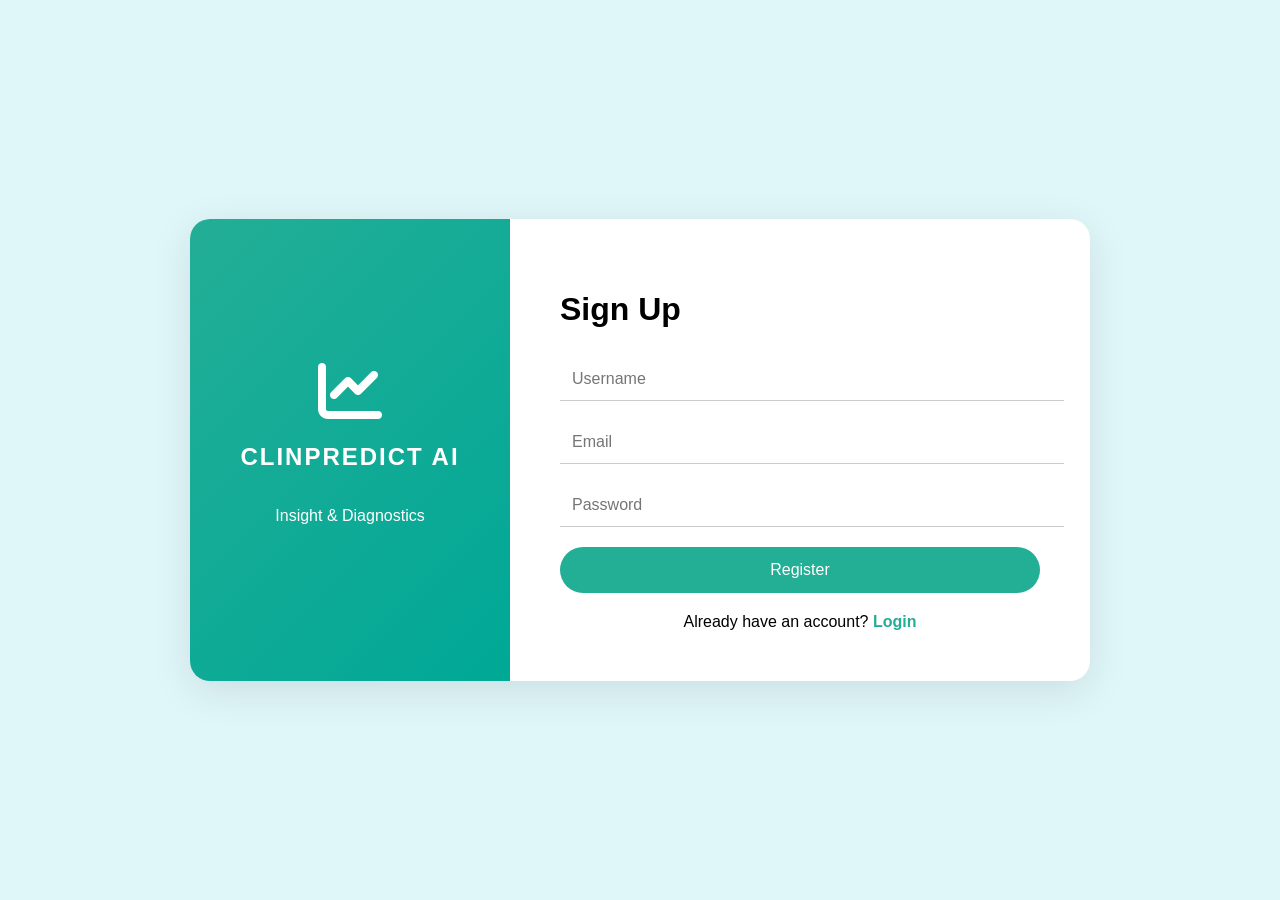
<file: api/templates/index.html>
<!DOCTYPE html>
<html lang="en">
<head>
    <meta charset="UTF-8">
    <title>Sign Up | ClinPredict AI</title>
    <meta name="viewport" content="width=device-width, initial-scale=1.0">

    <link rel="stylesheet"
          href="https://cdnjs.cloudflare.com/ajax/libs/font-awesome/6.5.1/css/all.min.css">


    <style>
        body {
            
            margin: 0;
            font-family: Arial, sans-serif;
            background: #e0f7fa;
            display: flex;
            justify-content: center;
            align-items: center;
            height: 100vh;
        }

        .container {
            width: 900px;
            display: flex;
            background: white;
            border-radius: 20px;
            overflow: hidden;
            box-shadow: 0 10px 40px rgba(0,0,0,0.1);
        }

        .left {
            width: 40%;
            background: linear-gradient(135deg, #23ae96, #00a896);
            color: white;
            display: flex;
            justify-content: center;
            align-items: center;
            flex-direction: column;
        }

        .left h2 {
            margin-top: 20px;
            letter-spacing: 2px;
        }

        .right {
            width: 60%;
            padding: 50px;
        }

        h1 {
            margin-bottom: 30px;
        }

        .input-group {
            margin-bottom: 20px;
        }

        input {
            width: 100%;
            padding: 12px;
            border: none;
            border-bottom: 1px solid #ccc;
            outline: none;
            font-size: 16px;
        }

        button {
            width: 100%;
            padding: 14px;
            background: #23ae96;
            color: white;
            border: none;
            border-radius: 30px;
            font-size: 16px;
            cursor: pointer;
        }

        button:hover {
            opacity: 0.9;
        }

        .footer {
            margin-top: 20px;
            text-align: center;
        }

        a {
            color: #23ae96;
            text-decoration: none;
            font-weight: bold;
        }
    </style>
</head>

<body>

<div class="container">

    <div class="left">
        <i class="fas fa-chart-line fa-4x"></i>
        <h2>CLINPREDICT AI</h2>
        <p>Insight & Diagnostics</p>
    </div>

    <div class="right">
        <h1>Sign Up</h1>

        <!-- ✅ ONE CORRECT FORM -->
        <form action="/auth/register" method="POST">

            <div class="input-group">
                <input type="text" name="username" placeholder="Username" required>
            </div>

            <div class="input-group">
                <input type="email" name="email" placeholder="Email" required>
            </div>

            <div class="input-group">
                <input type="password" name="password" placeholder="Password" required>
            </div>

            <!-- backend-required hidden fields -->
            <input type="hidden" name="role" value="patient">
            <input type="hidden" name="full_name" value="Patient User">

            <button type="submit">Register</button>
        </form>

        <div class="footer">
            Already have an account?
            <a href="/login">Login</a>
        </div>
    </div>

</div>

</body>
</html>
</file>
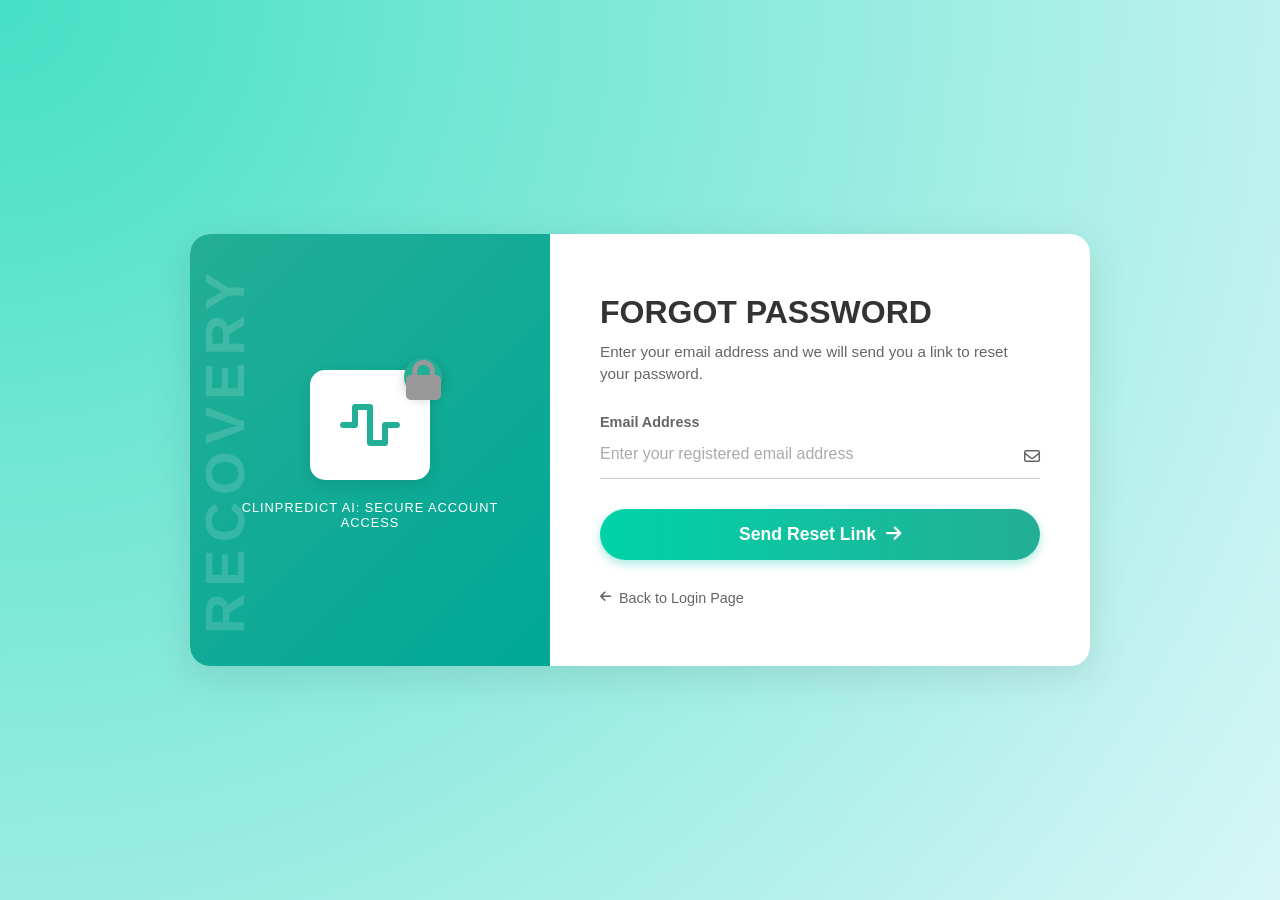
<file: api/templates/forgotpassword.html>
<!DOCTYPE html>
<html lang="en">
<head>
    <meta charset="UTF-8">
    <meta name="viewport" content="width=device-width, initial-scale=1.0">
    <title>Recovery | Forgot Password</title>
    <link rel="stylesheet" href="https://cdnjs.cloudflare.com/ajax/libs/font-awesome/6.5.1/css/all.min.css">
    
    <style>
        /* Variables are used to keep colors consistent and easy to change */
        :root {
            --primary-green: #23ae96; 
            --secondary-green: #45e0c5; 
            --background-color: #e0f7fa; 
            --warm-accent-color: #f7a98c; 
            --card-background: #ffffff;
            --text-color: #333333;
            --light-text-color: #ffffff;
            --label-color: #666666;
            --border-color: #cccccc;
            --back-link-color: #666666; /* Color for 'Back to Login Page' link */
        }

        * {
            box-sizing: border-box;
            margin: 0;
            padding: 0;
            font-family: Arial, sans-serif; 
        }

        body {
            /* Base Layout & Wavy Gradient Background */
            display: flex;
            justify-content: center;
            align-items: center;
            min-height: 100vh;
            overflow: hidden; 
            position: relative; 
            
            background-color: var(--background-color); 
            background-image: 
                /* 1. Large Light Green/Cyan Wave (Top Left) */
                radial-gradient(circle at 0% 0%, 
                    var(--secondary-green) 0%, 
                    var(--background-color) 70% 
                ),
                
                /* 2. Smaller Warm Accent Wave (Bottom Right) */
                radial-gradient(circle at 100% 100%, 
                    var(--warm-accent-color) 0%, 
                    var(--background-color) 50%
                );
            
            background-repeat: no-repeat;
            background-attachment: fixed;
            background-size: 150% 150%; 
            background-position: 0% 0%, 100% 100%; 
        }

        /* --- Main Container (The White/Green Card) --- */
        .recovery-container {
            display: flex;
            width: 900px; 
            max-width: 90%;
            background-color: var(--card-background);
            border-radius: 20px;
            overflow: hidden;
            box-shadow: 0 10px 40px rgba(0, 0, 0, 0.1);
            z-index: 2; 
            position: relative; 
            margin: 40px 0;
        }
        
        /* --- Left Panel (Branding/Recovery) --- */
        .recovery-panel {
            width: 40%;
            background-color: var(--primary-green);
            display: flex;
            flex-direction: column;
            align-items: center;
            justify-content: space-around;
            padding: 40px;
            position: relative;
            color: var(--light-text-color);
            background: linear-gradient(135deg, var(--primary-green), #00a896);
        }
        
        /* Rotated 'RECOVERY' text */
        .recovery-text {
            position: absolute;
            top: 50%;
            left: -150px; /* Aligns with the design in the image */
            transform: translateY(-50%) rotate(-90deg);
            font-size: 3.5rem; /* Slightly smaller than 'WELCOME' */
            font-weight: bold;
            letter-spacing: 7px;
            opacity: 0.15; 
            text-transform: uppercase;
            white-space: nowrap;
        }

        .logo-area {
            display: flex;
            flex-direction: column;
            align-items: center;
            z-index: 1; 
        }
        .logo-box {
            width: 120px;
            height: 110px;
            background-color: var(--light-text-color);
            border-radius: 20px;
            position: relative;
            display: flex;
            justify-content: center;
            align-items: center;
            box-shadow: 0 8px 20px rgba(0,0,0,0.15);
        }

/* main icon */
       .main-logo i {
            font-size: 3rem;
            color: var(--primary-green);
        }

/* small lock circle */
       .lock-badge {
            width: 38px;
            height: 38px;
            background: var(--primary-green);
            border-radius: 50%;
            position: absolute;
            top: -12px;
            right: -12px;
            display: flex;
            justify-content: center;
            align-items: center;
            box-shadow: 0 4px 12px rgba(0,0,0,0.2);
        }

        .lock-badge i {
            color: white;
            font-size: 1.1rem;
        }

        .logo-box {
            background-color: var(--light-text-color);
            padding: 30px 40px;
            border-radius: 15px;
            position: relative;
            box-shadow: 0 5px 15px rgba(0, 0, 0, 0.1);
            margin-bottom: 20px;
            display: flex;
            justify-content: center;
            align-items: center;
        }
        
        /* Logo icons: Heartbeat line + Lock icon */
        .logo-box i {
            font-size: 3rem;
            color: var(--primary-green);
            margin: 0 10px;
        }
        
        /* For the heartbeat line */
        .logo-box .fa-heartbeat::before {
             content: "\f21e"; 
             font-size: 2.5rem;
             margin-right: 10px;
        }
        
        /* For the lock icon */
        .logo-box .fa-lock::before {
             content: "\f023"; 
             font-size: 2.5rem;
             color: #999; /* Lock is slightly greyed out in the image */
        }

        .logo-slogan {
            font-size: 0.8rem;
            letter-spacing: 1px;
            font-weight: 500;
            text-align: center;
        }


        /* --- Right Panel (Form) --- */
        .recovery-form-area {
            width: 60%;
            padding: 60px 50px;
            display: flex;
            flex-direction: column;
        }

        .form-title {
            font-size: 2rem;
            font-weight: bold;
            color: var(--text-color);
            margin-bottom: 10px; /* Reduced space before info text */
        }
        
        .info-text {
            color: var(--label-color);
            margin-bottom: 30px;
            line-height: 1.4;
            font-size: 0.95rem;
        }

        form {
            width: 100%;
        }

        .input-group {
            margin-bottom: 30px; 
        }

        .input-group label {
            display: block;
            font-size: 0.9rem;
            color: var(--label-color);
            margin-bottom: 5px;
            font-weight: bold; 
        }

        .input-field-container {
            position: relative;
            border-bottom: 1px solid var(--border-color);
            padding-bottom: 5px; 
        }

        .input-field-container input {
            width: 100%;
            border: none;
            outline: none;
            padding: 10px 30px 10px 0; 
            font-size: 1rem;
            color: var(--text-color);
            background: transparent;
        }

        .input-field-container input::placeholder {
            color: #aaaaaa;
            font-weight: 300;
        }

        .input-icon {
            position: absolute;
            right: 0;
            top: 50%;
            transform: translateY(-50%);
            color: var(--label-color);
            font-size: 1rem;
        }

        /* --- Button --- */
        .reset-button {
            width: 100%;
            padding: 15px;
            background: linear-gradient(to right, #00d3a7, var(--primary-green));
            color: var(--light-text-color);
            border: none;
            border-radius: 30px;
            font-size: 1.1rem;
            font-weight: bold;
            cursor: pointer;
            margin-top: 10px; /* Less space than login/signup */
            transition: opacity 0.3s;
            display: flex;
            justify-content: center;
            align-items: center;
            box-shadow: 0 4px 10px rgba(41, 204, 178, 0.4);
        }

        .reset-button:hover {
            opacity: 0.9;
        }

        .reset-button i {
            margin-left: 10px;
        }

        /* --- Footer Link (Back to Login) --- */
        .back-link {
            margin-top: 30px;
            font-size: 0.9rem;
            color: var(--back-link-color);
            text-decoration: none;
            display: flex;
            align-items: center;
        }
        
        .back-link i {
            margin-right: 8px;
            font-size: 0.8rem;
        }

        .back-link:hover {
            text-decoration: underline;
        }

        /* --- Responsive Adjustments --- */
        @media (max-width: 768px) {
            .recovery-container {
                flex-direction: column;
                margin: 20px auto;
            }
            
            .recovery-panel {
                width: 100%;
                height: 150px; 
                order: 1; 
            }
            
            .recovery-text {
                position: absolute;
                top: 50%;
                left: -150px; 
                transform: translateY(-50%) rotate(90deg);
                font-size: 1.5rem;
                opacity: 1; 
                letter-spacing: normal;
                width: auto;
            }
            
            .logo-area {
                position: absolute;
                top: 50%;
                right: 20px;
                left: auto;
                transform: translateY(-50%);
                flex-direction: row;
                gap: 10px;
            }
        }
    </style>
</head>
<body>
    
    <div class="recovery-container">

        <div class="recovery-panel">
            <div class="recovery-text">RECOVERY</div>
            <div class="logo-area">
                <div class="logo-box">
                    <div class="main-logo">
                        <i class="fas fa-wave-square"></i>
                    </div>
                    <div class="lock-badge">
                        <i class="fas fa-lock"></i>
                    </div>
                </div>
                <p class="logo-slogan">CLINPREDICT AI: SECURE ACCOUNT ACCESS</p>
            </div>
        </div>

        <div class="recovery-form-area">
            <h1 class="form-title">FORGOT PASSWORD</h1>

            <p class="info-text">
                Enter your email address and we will send you a link to reset your password.
            </p>

            <form action="#" method="POST">
                <div class="input-group">
                    <label for="email">Email Address</label>
                    <div class="input-field-container">
                        <input type="email" id="email" placeholder="Enter your registered email address" required>
                        <i class="far fa-envelope input-icon"></i>
                    </div>
                </div>

                <button type="submit" class="reset-button">
                    Send Reset Link <i class="fas fa-arrow-right"></i>
                </button>
            </form>

            <a href="{{ url_for('api.login') }}" class="back-link">
                <i class="fas fa-arrow-left"></i> Back to Login Page
            </a>
            </div>
    </div>
</body>
</html>
</file>
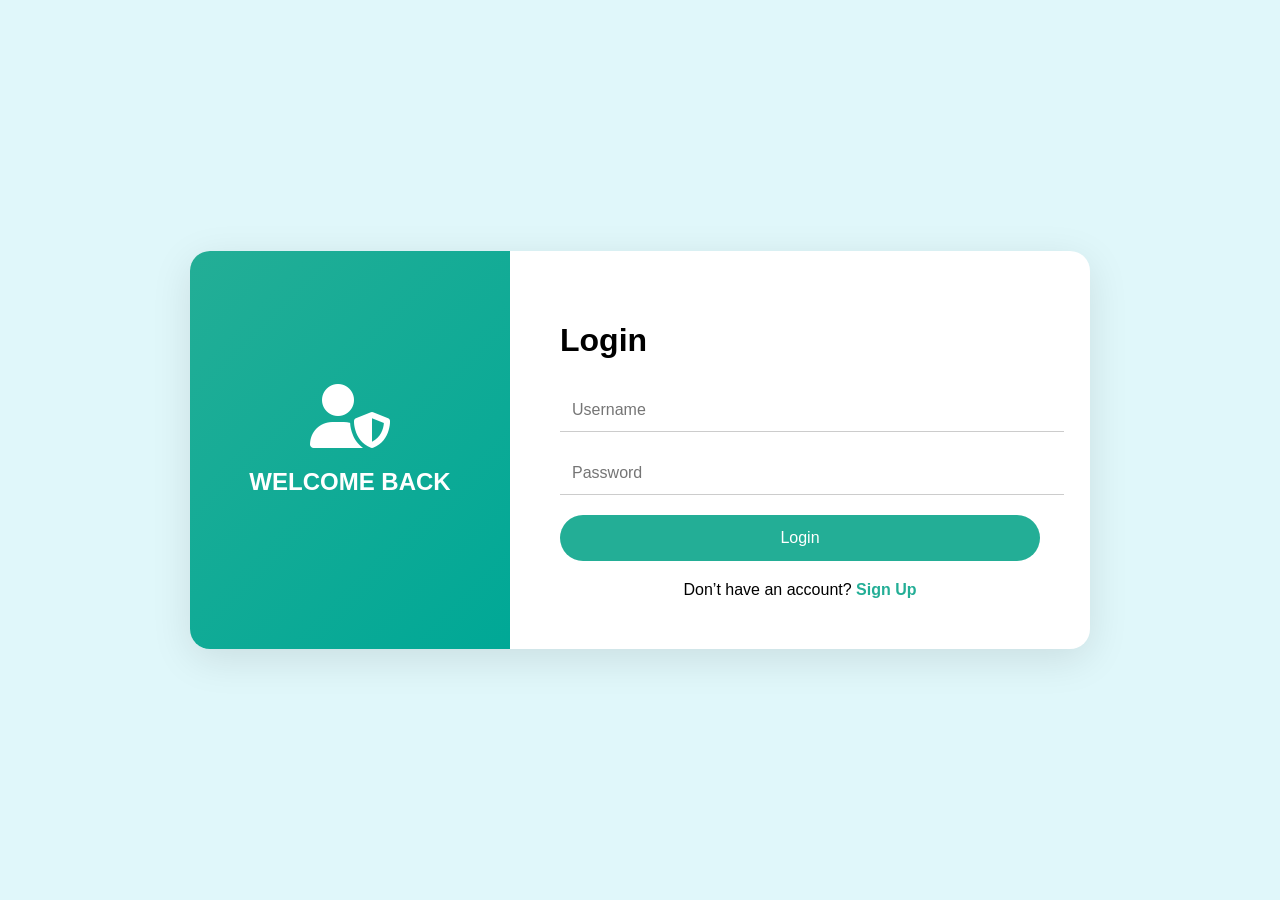
<file: api/templates/login.html>
<!DOCTYPE html>
<html lang="en">
<head>
    <meta charset="UTF-8">
    <title>Login | ClinPredict AI</title>
    <meta name="viewport" content="width=device-width, initial-scale=1.0">

    <link rel="stylesheet"
          href="https://cdnjs.cloudflare.com/ajax/libs/font-awesome/6.5.1/css/all.min.css">

    <style>
        body {
            margin: 0;
            font-family: Arial, sans-serif;
            background: #e0f7fa;
            display: flex;
            justify-content: center;
            align-items: center;
            height: 100vh;
        }

        .container {
            width: 900px;
            display: flex;
            background: white;
            border-radius: 20px;
            overflow: hidden;
            box-shadow: 0 10px 40px rgba(0,0,0,0.1);
        }

        .left {
            width: 40%;
            background: linear-gradient(135deg, #23ae96, #00a896);
            color: white;
            display: flex;
            justify-content: center;
            align-items: center;
            flex-direction: column;
        }

        .right {
            width: 60%;
            padding: 50px;
        }

        h1 {
            margin-bottom: 30px;
        }

        .input-group {
            margin-bottom: 20px;
        }

        input {
            width: 100%;
            padding: 12px;
            border: none;
            border-bottom: 1px solid #ccc;
            outline: none;
            font-size: 16px;
        }

        button {
            width: 100%;
            padding: 14px;
            background: #23ae96;
            color: white;
            border: none;
            border-radius: 30px;
            font-size: 16px;
            cursor: pointer;
        }

        button:hover {
            opacity: 0.9;
        }

        .footer {
            margin-top: 20px;
            text-align: center;
        }

        a {
            color: #23ae96;
            text-decoration: none;
            font-weight: bold;
        }

        .error {
            color: red;
            font-size: 14px;
            margin-bottom: 10px;
        }
    </style>
</head>

<body>

<div class="container">

    <div class="left">
        <i class="fas fa-user-shield fa-4x"></i>
        <h2>WELCOME BACK</h2>
    </div>

    <div class="right">
        <h1>Login</h1>

        <!-- ✅ UPDATED FORM -->
        <form onsubmit="loginUser(event)">
            
            <div class="error" id="error-msg"></div>

            <div class="input-group">
                <input type="text" id="username" placeholder="Username" required>
            </div>

            <div class="input-group">
                <input type="password" id="password" placeholder="Password" required>
            </div>

            <button type="submit">Login</button>
        </form>

        <div class="footer">
            Don’t have an account?
            <a href="/">Sign Up</a>
        </div>
    </div>

</div>

<script>
async function loginUser(e) {
    e.preventDefault();

    const username = document.getElementById("username").value;
    const password = document.getElementById("password").value;
    const errorBox = document.getElementById("error-msg");

    errorBox.innerText = "";

    try {
        const res = await fetch("/auth/login", {
            method: "POST",
            headers: {
                "Content-Type": "application/json"
            },
            body: JSON.stringify({ username, password }),
            credentials: "include"  // 🔥 REQUIRED
        });

        const data = await res.json();

        if (data.success) {
            // ✅ Go to dashboard (role handled in Flask)
            window.location.href = "/dashboard";
        } else {
            errorBox.innerText = data.error || "Login failed";
        }

    } catch (err) {
        errorBox.innerText = "Server error. Try again.";
    }
}
</script>

</body>
</html>
</file>
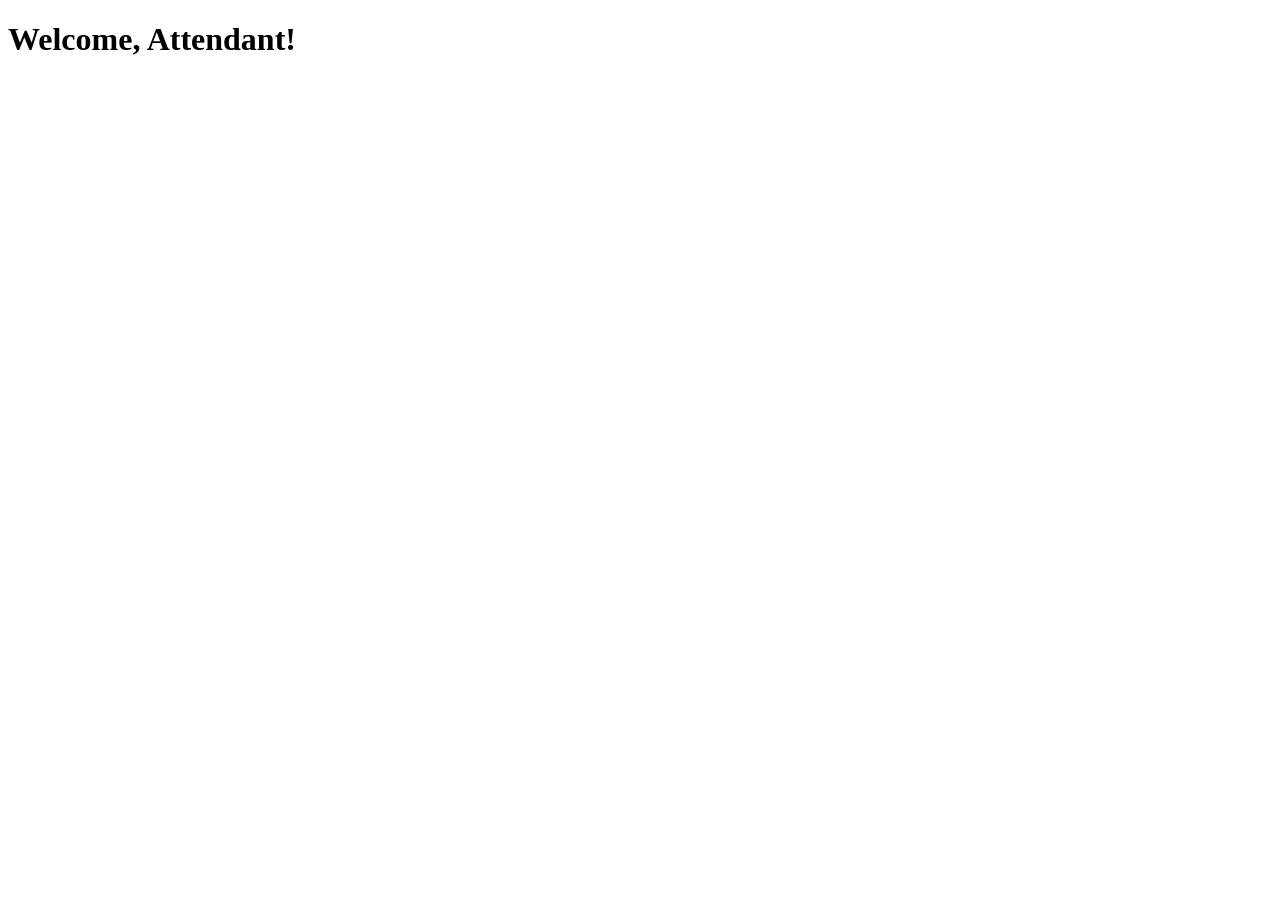
<file: Fyp-part1-main-main/api/templates/attendant_dashboard.html>
<!-- templates/admin_dashboard.html -->
<!DOCTYPE html>
<html lang="en">
<head>
    <meta charset="UTF-8">
    <title>Attendant Dashboard</title>
</head>
<body>
    <h1>Welcome, Attendant!</h1>
</body>
</html>
</file>
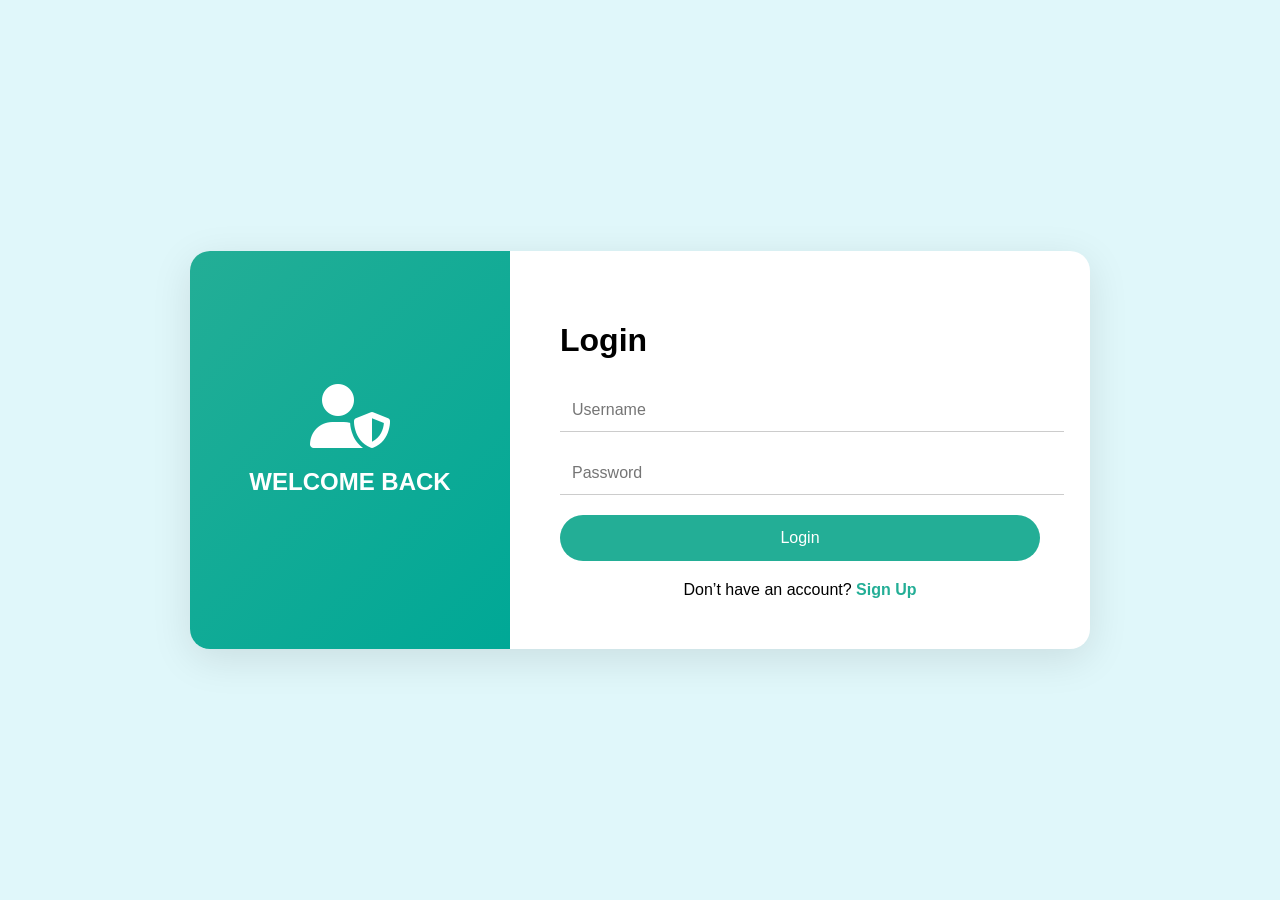
<file: Fyp-part1-main-main/api/templates/login.html>
<!DOCTYPE html>
<html lang="en">
<head>
    <meta charset="UTF-8">
    <title>Login | ClinPredict AI</title>
    <meta name="viewport" content="width=device-width, initial-scale=1.0">

    <link rel="stylesheet"
          href="https://cdnjs.cloudflare.com/ajax/libs/font-awesome/6.5.1/css/all.min.css">

    <style>
        body {
            margin: 0;
            font-family: Arial, sans-serif;
            background: #e0f7fa;
            display: flex;
            justify-content: center;
            align-items: center;
            height: 100vh;
        }

        .container {
            width: 900px;
            display: flex;
            background: white;
            border-radius: 20px;
            overflow: hidden;
            box-shadow: 0 10px 40px rgba(0,0,0,0.1);
        }

        .left {
            width: 40%;
            background: linear-gradient(135deg, #23ae96, #00a896);
            color: white;
            display: flex;
            justify-content: center;
            align-items: center;
            flex-direction: column;
        }

        .right {
            width: 60%;
            padding: 50px;
        }

        h1 {
            margin-bottom: 30px;
        }

        .input-group {
            margin-bottom: 20px;
        }

        input {
            width: 100%;
            padding: 12px;
            border: none;
            border-bottom: 1px solid #ccc;
            outline: none;
            font-size: 16px;
        }

        button {
            width: 100%;
            padding: 14px;
            background: #23ae96;
            color: white;
            border: none;
            border-radius: 30px;
            font-size: 16px;
            cursor: pointer;
        }

        button:hover {
            opacity: 0.9;
        }

        .footer {
            margin-top: 20px;
            text-align: center;
        }

        a {
            color: #23ae96;
            text-decoration: none;
            font-weight: bold;
        }
    </style>
</head>

<body>

<div class="container">

    <div class="left">
        <i class="fas fa-user-shield fa-4x"></i>
        <h2>WELCOME BACK</h2>
    </div>

    <div class="right">
        <h1>Login</h1>

        <!-- ✅ ONE FORM ONLY -->
        <form action="/auth/login" method="POST">


            <div class="input-group">
                <input type="text" name="username" placeholder="Username" required>
            </div>

            <div class="input-group">
                <input type="password" name="password" placeholder="Password" required>
            </div>

            <button type="submit">Login</button>
        </form>

        <div class="footer">
            Don’t have an account?
            <a href="/">Sign Up</a>
        </div>
    </div>

</div>

</body>
</html>
</file>
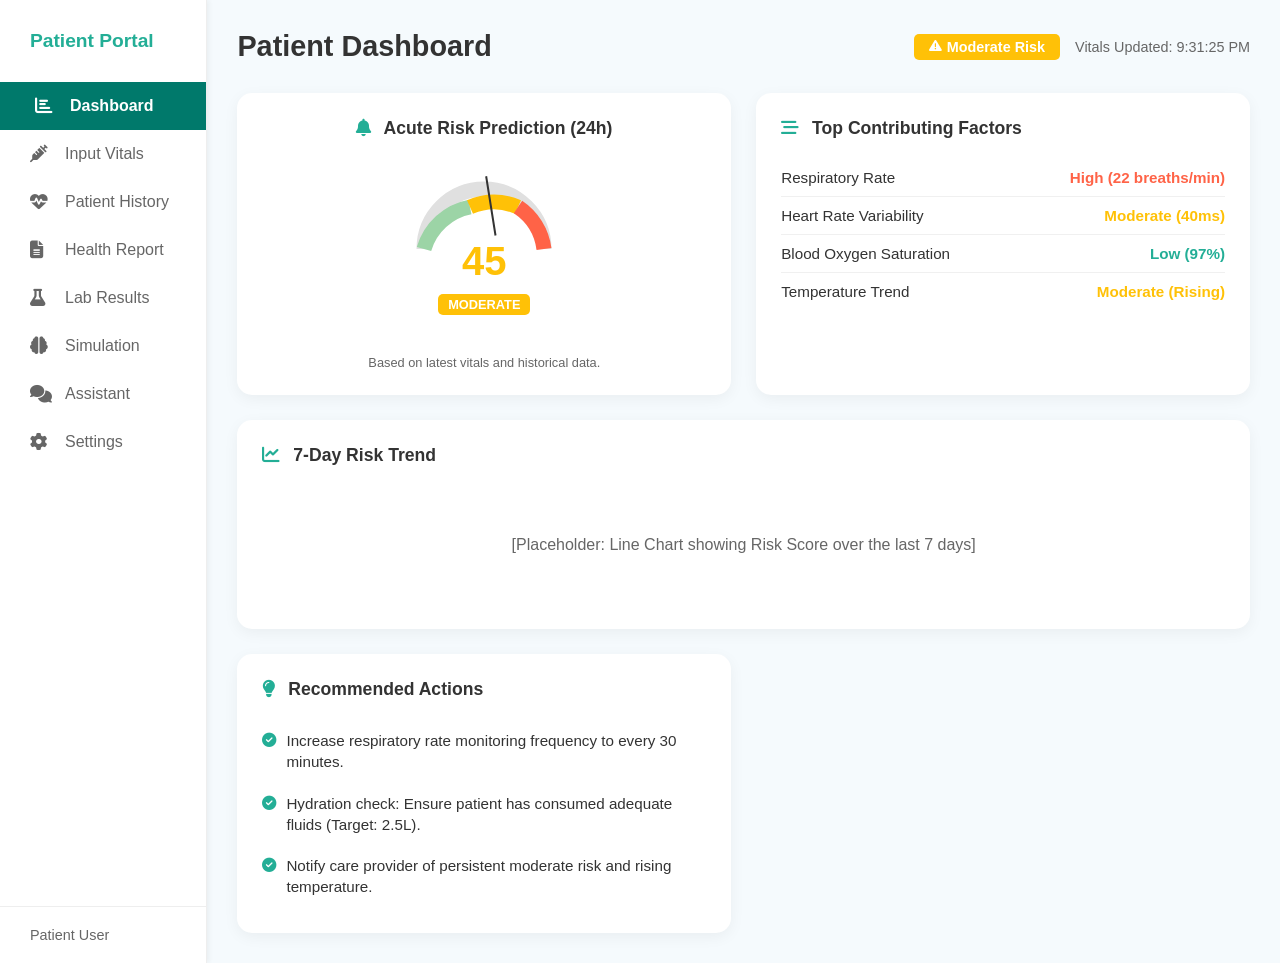
<file: Fyp-part1-main-main/api/templates/patientDashboard.html>
<!DOCTYPE html>
<html lang="en">
<head>
    <meta charset="UTF-8">
    <meta name="viewport" content="width=device-width, initial-scale=1.0">
    <title>Patient Portal | Dynamic View</title>
    <link rel="stylesheet" href="https://cdnjs.cloudflare.com/ajax/libs/font-awesome/6.5.1/css/all.min.css">
    
    <style>
        /* ======================================= */
        /* --- GLOBAL STYLES & VARIABLES --- */
        /* ======================================= */
        :root {
            --primary-teal: #23ae96; 
            --light-teal: #e6f9f7;
            --dark-text: #333333;
            --medium-text: #666666;
            --light-bg: #f5fafd;
            --white: #ffffff;
            --red-alert: #ff6347;
            --moderate-risk: #ffc107;
            --high-risk: #ff6347;
            --low-risk: #9cd4a6;
            --color-divider: #EAEAEA;
            --color-gradient-start: #00D2D2;
            --color-gradient-end: #00796B; /* Used for active nav and button */
            
            /* New Variable for Simulation background */
            --simulation-bg: #e6fffa; 
        }

        * {
            box-sizing: border-box;
            margin: 0;
            padding: 0;
            font-family: 'Segoe UI', Tahoma, Geneva, Verdana, sans-serif;
        }

        body {
            display: flex;
            min-height: 100vh;
            background-color: var(--light-bg);
            color: var(--dark-text);
        }

        /* --- SIDEBAR STYLING --- */
        .sidebar {
            width: 250px;
            background-color: var(--white);
            border-right: 1px solid #eee;
            padding: 30px 0 20px 0;
            display: flex;
            flex-direction: column;
            box-shadow: 2px 0 5px rgba(0, 0, 0, 0.05);
            position: sticky;
            top: 0;
            align-items: flex-start;
        }

        .portal-title {
            font-size: 1.2rem;
            font-weight: bold;
            color: var(--primary-teal);
            padding: 0 30px 30px 30px;
        }

        .nav-link {
            display: flex;
            align-items: center;
            width: 100%;
            padding: 15px 30px;
            text-decoration: none;
            color: var(--medium-text);
            font-size: 1rem;
            transition: background-color 0.2s;
            cursor: pointer;
        }

        .nav-link i {
            width: 20px;
            margin-right: 15px;
            font-size: 1.1rem;
        }

        .nav-link:hover:not(.active) {
            background-color: #f0f0f0;
        }

        .nav-link.active {
            /* Active background color */
            background-color: var(--color-gradient-end); 
            color: var(--white);
            font-weight: bold;
            padding-left: 35px; 
        }
        .nav-link.active i {
            color: var(--white);
        }

        .patient-user {
            margin-top: auto;
            border-top: 1px solid #eee;
            width: 100%;
            padding: 20px 30px 0 30px;
            font-size: 0.9rem;
            color: var(--medium-text);
        }

        /* --- MAIN CONTENT STYLING --- */
        .main-content {
            flex-grow: 1;
            padding: 30px;
            display: flex;
            flex-direction: column;
        }

        .content-view {
            width: 100%;
            flex-direction: column;
        }

        .header-bar {
            display: flex;
            justify-content: space-between;
            align-items: center;
            margin-bottom: 30px;
        }

        .header-bar h1 {
            font-size: 1.8rem;
            font-weight: bold;
        }

        .vitals-status {
            display: flex;
            align-items: center;
            gap: 15px;
            font-size: 0.9rem;
        }

        .risk-alert {
            background-color: var(--red-alert);
            color: var(--white);
            padding: 5px 15px;
            border-radius: 5px;
            font-weight: bold;
            display: flex;
            align-items: center;
            gap: 5px;
        }
        .risk-alert i {
            font-size: 0.8rem;
        }

        .vitals-time {
            color: var(--medium-text);
        }
        
        /* ======================================= */
        /* --- WIDTH INCREASE APPLIED HERE --- */
        /* ======================================= */
        
        /* Increased max-width for most views (Dashboard, Vitals, History, Lab, Simulation, Settings) */
        .dashboard-view, .vitals-view, .history-view, .lab-view, .simulation-view, .settings-view { 
            max-width: 1400px; /* Increased from 1200px */
            margin: 0 auto;
        }
        
        /* Increased max-width for the Report View, as it was intentionally narrower */
        .report-view {
            max-width: 1100px; /* Increased from 900px */
            margin: 0 auto;
        }
        
        /* ======================================= */
        /* --- DASHBOARD VIEW STYLES (Image 1) --- */
        /* ======================================= */
        
        .dashboard-grid {
            display: grid;
            grid-template-columns: 1fr 1fr;
            gap: 25px;
        }
        .card {
            background-color: var(--white);
            padding: 25px;
            border-radius: 15px;
            box-shadow: 0 4px 15px rgba(0, 0, 0, 0.05);
        }
        .card-header {
            font-size: 1.1rem;
            font-weight: 600;
            color: var(--dark-text);
            margin-bottom: 20px;
        }
        .card-header i {
            color: var(--primary-teal);
            margin-right: 8px;
        }
        .acute-prediction {
            display: flex;
            flex-direction: column;
            align-items: center;
            text-align: center;
        }
        .gauge-container {
            display: flex;
            flex-direction: column;
            align-items: center;
            padding: 10px 0;
            text-align: center;
        }
        .gauge-svg {
            overflow: visible;
        }
        .risk-score-display {
            font-size: 2.5rem;
            font-weight: bold;
            margin-top: -10px;
        }
        .risk-label {
            background-color: var(--moderate-risk);
            color: var(--white);
            padding: 3px 10px;
            border-radius: 5px;
            font-size: 0.8rem;
            font-weight: bold;
            margin-top: 10px;
            margin-bottom: 15px;
            text-transform: uppercase;
        }
        .prediction-note {
            font-size: 0.8rem;
            color: var(--medium-text);
            margin-top: 15px;
        }
        .factor-list { list-style: none; padding: 0; }
        .factor-item {
            display: flex;
            justify-content: space-between;
            padding: 10px 0;
            border-bottom: 1px solid #f0f0f0;
            font-size: 0.95rem;
        }
        .factor-item:last-child { border-bottom: none; }
        .factor-risk { font-weight: bold; }
        .risk-high { color: var(--red-alert); }
        .risk-moderate { color: var(--moderate-risk); }
        .risk-low { color: var(--primary-teal); }
        .guidance-list { list-style: none; padding: 0; }
        .guidance-item {
            padding: 10px 0;
            display: flex;
            align-items: flex-start;
            font-size: 0.95rem;
            line-height: 1.4;
        }
        .guidance-item i {
            color: var(--primary-teal);
            margin-right: 10px;
            margin-top: 3px;
            font-size: 0.9rem;
        }


        /* ======================================= */
        /* --- INPUT VITALS VIEW STYLES --- */
        /* ======================================= */
        .vitals-view {
            display: none; 
        }
        .vitals-view .header-bar {
            margin-bottom: 10px; 
            padding-bottom: 20px;
        }

        .input-card {
            background-color: var(--white);
            border-radius: 15px;
            padding: 40px;
            box-shadow: 0 4px 12px rgba(0, 0, 0, 0.05);
            width: 100%; 
        }
        
        .vitals-card-title {
            font-size: 1.3em;
            font-weight: 600;
            margin-bottom: 30px;
            text-align: center;
        }
        
        .vitals-form-grid {
            display: grid;
            grid-template-columns: repeat(4, 1fr); 
            gap: 30px 20px;
            margin-bottom: 25px;
        }

        .input-group {
            display: flex;
            flex-direction: column;
            min-height: 70px; 
        }
        
        .input-group label {
            font-size: 0.9em; 
            font-weight: 500;
            color: var(--medium-text);
            margin-bottom: 5px;
            display: flex;
            align-items: center;
        }
        
        .input-group label i {
            margin-right: 8px;
            font-size: 1.2em;
        }
        
        input[type="number"],
        input[type="text"],
        select {
            border: none;
            border-bottom: 1px solid var(--color-divider);
            padding: 10px 0 5px 0; 
            font-size: 1em;
            color: var(--dark-text);
            background: transparent;
            width: 100%;
            transition: border-bottom-color 0.3s;
        }

        input[type="number"]:focus,
        input[type="text"]:focus,
        select:focus {
            outline: none;
            border-bottom-color: var(--primary-teal);
        }

        .symptoms-area {
            margin-bottom: 30px;
            grid-column: 1 / -1; 
        }

        .symptoms-area label {
            font-size: 0.9em; 
            font-weight: 500;
            color: var(--medium-text);
            margin-bottom: 10px;
            display: block; 
        }

        .symptoms-area textarea {
            width: 100%;
            min-height: 100px;
            padding: 10px;
            border: 1px solid var(--color-divider);
            border-radius: 5px;
            font-size: 1em;
            resize: vertical;
            transition: border-color 0.3s;
        }
        .symptoms-area textarea:focus {
            outline: none;
            border-color: var(--primary-teal);
        }

        .submit-container {
            padding-top: 30px;
            text-align: center;
        }

        .save-button {
            width: 100%; 
            padding: 15px 30px;
            font-size: 1.1em;
            font-weight: 600;
            color: var(--white);
            border: none;
            border-radius: 5px;
            cursor: pointer;
            background: linear-gradient(to right, var(--color-gradient-start), var(--color-gradient-end));
            transition: opacity 0.3s;
            box-shadow: 0 4px 10px rgba(0, 0, 0, 0.1);
            max-width: 400px;
        }

        .save-button:hover {
            opacity: 0.9;
        }

        /* ======================================= */
        /* --- PATIENT HISTORY VIEW STYLES --- */
        /* ======================================= */
        .history-view {
            display: none;
        }
        
        .history-card {
            background-color: var(--white);
            border-radius: 15px;
            padding: 40px;
            box-shadow: 0 4px 12px rgba(0, 0, 0, 0.05);
            width: 100%; 
        }

        .history-title {
            font-size: 1.3em;
            font-weight: 600;
            margin-bottom: 30px;
            color: var(--dark-text);
        }
        .history-title i {
            color: var(--primary-teal);
            margin-right: 10px;
        }

        .history-table {
            width: 100%;
            border-collapse: collapse;
            text-align: left;
            font-size: 0.95rem;
        }
        .history-table th, .history-table td {
            padding: 15px 20px;
            border-bottom: 1px solid var(--color-divider);
        }
        .history-table th {
            font-weight: 600;
            color: var(--medium-text);
            text-transform: uppercase;
            font-size: 0.85rem;
        }
        .history-table tr:last-child td {
            border-bottom: none;
        }

        .history-score {
            display: inline-block;
            padding: 4px 12px;
            border-radius: 15px;
            font-weight: bold;
            font-size: 0.8rem;
            color: var(--white);
            min-width: 40px;
            text-align: center;
        }

        /* Risk color coding for history table */
        .risk-8, .risk-10 { background-color: var(--low-risk); color: var(--dark-text); }
        .risk-12 { background-color: var(--moderate-risk); color: var(--white);}
        .risk-16 { background-color: var(--high-risk); color: var(--white);}
        
        /* ======================================= */
        /* --- HEALTH REPORT VIEW STYLES --- */
        /* ======================================= */
        .report-view {
            display: none;
        }
        .report-card {
            background-color: var(--white);
            border-radius: 15px;
            padding: 40px;
            box-shadow: 0 4px 12px rgba(0, 0, 0, 0.05);
            width: 100%; 
        }
        .report-header {
            text-align: center;
            padding-bottom: 20px;
            margin-bottom: 20px;
            border-bottom: 1px solid var(--color-divider);
        }
        .report-header h2 {
            font-size: 1.5rem;
            color: var(--primary-teal);
            margin-bottom: 5px;
        }
        .report-header p {
            font-size: 0.85rem;
            color: var(--medium-text);
        }
        .patient-overview {
            padding: 15px 0;
            border-bottom: 1px solid #f0f0f0;
            display: flex;
            justify-content: space-between;
            flex-wrap: wrap;
            font-size: 0.95rem;
        }
        .patient-overview span {
            margin-right: 20px;
            color: var(--medium-text);
        }
        .patient-overview strong {
            color: var(--dark-text);
        }

        .current-risk-status {
            background-color: var(--light-bg);
            border-radius: 10px;
            padding: 20px;
            margin: 25px 0;
            display: flex;
            align-items: center;
            gap: 40px;
        }
        .risk-gauge-area {
            display: flex;
            flex-direction: column;
            align-items: center;
            text-align: center;
        }
        .risk-text-area {
            flex-grow: 1;
        }
        .risk-text-area h3 {
            font-size: 1.2rem;
            font-weight: 600;
            margin-bottom: 10px;
        }
        .risk-text-area p {
            font-size: 0.9rem;
            color: var(--medium-text);
            line-height: 1.5;
        }
        .risk-text-area strong {
            color: var(--moderate-risk);
        }
        .risk-text-area .risk-high-alert {
            color: var(--red-alert);
        }

        .key-vitals-snapshot {
            display: flex;
            justify-content: space-around;
            padding: 20px 0;
            border-top: 1px solid var(--color-divider);
            margin-top: 20px;
        }
        .vital-item {
            text-align: center;
            font-size: 0.95rem;
        }
        .vital-icon {
            font-size: 1.5rem;
            margin-bottom: 5px;
            color: var(--primary-teal);
        }
        .vital-value {
            font-weight: bold;
            font-size: 1.1rem;
        }

        /* ======================================= */
        /* --- LAB RESULTS VIEW STYLES --- */
        /* ======================================= */

        .lab-view {
            display: none;
        }

        .lab-view .header-bar {
            margin-bottom: 10px;
            padding-bottom: 20px;
        }

        .lab-grid {
            display: grid;
            grid-template-columns: 2fr 1fr;
            gap: 25px;
            align-items: flex-start; /* Align cards to the top */
        }

        .recent-results-card, .upload-card {
            background-color: var(--white);
            border-radius: 15px;
            padding: 40px;
            box-shadow: 0 4px 12px rgba(0, 0, 0, 0.05);
        }

        .lab-card-title {
            font-size: 1.3em;
            font-weight: 600;
            margin-bottom: 25px;
            color: var(--dark-text);
            border-bottom: 1px solid var(--color-divider);
            padding-bottom: 15px;
        }

        .lab-card-title i {
            color: var(--primary-teal);
            margin-right: 10px;
        }

        /* --- Recent Results List (Currently not in image, but included for completeness) --- */
        .results-list {
            list-style: none;
            padding: 0;
        }

        .result-item {
            display: flex;
            justify-content: space-between;
            align-items: center;
            padding: 15px 0;
            border-bottom: 1px solid #f9f9f9;
            transition: background-color 0.2s;
        }
        .result-item:hover {
            background-color: #fcfcfc;
        }
        .result-item:last-child {
            border-bottom: none;
        }

        .result-info {
            display: flex;
            flex-direction: column;
        }

        .result-name {
            font-weight: 600;
            font-size: 1rem;
        }

        .result-date {
            font-size: 0.85rem;
            color: var(--medium-text);
            margin-top: 2px;
        }

        .result-actions a {
            color: var(--primary-teal);
            text-decoration: none;
            font-size: 0.9rem;
            font-weight: 600;
            margin-left: 15px;
            padding: 5px 10px;
            border-radius: 5px;
            border: 1px solid var(--primary-teal);
            transition: background-color 0.2s, color 0.2s;
        }
        .result-actions a:hover {
            background-color: var(--primary-teal);
            color: var(--white);
        }

        /* --- Upload Card --- */
        .upload-card {
            /* display: flex; Removed to ensure it takes up the full width in the single-column grid view, and to center content better */
            flex-direction: column;
            align-items: center;
            text-align: center;
            padding: 40px 25px;
        }
        /* Style for the upload box from labreults.png */
        .upload-box {
            border: 2px dashed var(--color-divider); /* Changed to a lighter dash line based on the image */
            border-radius: 10px;
            background-color: var(--white); /* White background for the dashed box */
            padding: 60px 20px; /* Increased padding to match size in image */
            margin-bottom: 20px;
            width: 80%; /* Adjusted width for a cleaner look in the upload card */
            max-width: 400px;
            margin-left: auto;
            margin-right: auto;
            cursor: pointer;
            transition: border-color 0.3s;
        }
        .upload-box:hover {
            border-color: var(--primary-teal);
        }

        .upload-icon {
            font-size: 3rem;
            color: var(--primary-teal);
            margin-bottom: 10px;
        }

        .file-upload-text {
            color: var(--dark-text);
            font-size: 1rem;
            margin-bottom: 15px;
        }
        .file-upload-text strong {
            display: block;
            font-weight: 600;
        }
        .file-upload-text span {
            font-size: 0.85rem;
            color: var(--medium-text);
            margin-top: 5px;
            display: block;
        }

        #lab_file_input {
            display: none;
        }

        .browse-button {
            background: var(--primary-teal); /* Used a solid color, as linear gradient doesn't exactly match the image button */
            color: var(--white);
            border: none;
            padding: 10px 25px;
            border-radius: 5px;
            font-weight: 600;
            cursor: pointer;
            transition: background-color 0.3s;
        }
        .browse-button:hover {
            background-color: var(--color-gradient-end);
        }
        /* Styling for the second button and note */
        .manual-entry-note {
            font-size: 0.9rem;
            color: var(--medium-text);
            margin-top: 25px;
            margin-bottom: 15px;
            padding: 0 10%; /* Add horizontal padding for a slightly smaller text block */
        }

        .manual-entry-button {
            width: 80%; /* Make it match the width of the upload box */
            max-width: 400px;
            padding: 15px 30px;
            font-size: 1.1em;
            font-weight: 600;
            color: var(--white);
            border: none;
            border-radius: 5px;
            cursor: pointer;
            background-color: var(--primary-teal); /* Using primary teal which is close to the blue color */
            background: linear-gradient(to right, #00D2D2, #00796B); /* Matched gradient from the image */
            transition: opacity 0.3s;
        }
        .manual-entry-button:hover {
            opacity: 0.9;
        }

        /* ======================================= */
        /* --- SIMULATION VIEW STYLES --- */
        /* ======================================= */
        .simulation-view {
            display: none;
        }
        .simulation-card {
            background-color: var(--white);
            border-radius: 15px;
            padding: 40px;
            box-shadow: 0 4px 12px rgba(0, 0, 0, 0.05);
            width: 100%; 
        }

        .simulation-header h2 {
            font-size: 1.5rem;
            font-weight: 600;
            color: var(--dark-text);
            margin-bottom: 10px;
        }
        .simulation-header p {
            font-size: 0.95rem;
            color: var(--medium-text);
            margin-bottom: 30px;
        }

        .scenario-select {
            margin-bottom: 30px;
            width: 100%;
            max-width: 450px;
        }

        .scenario-select input {
            padding: 12px 10px;
            border: 1px solid var(--color-divider);
            border-radius: 5px;
        }
        
        /* New style for the risk display in Simulation to match the light teal background */
        .simulated-risk-display {
            background-color: var(--simulation-bg); /* Use the new light teal variable */
            border-radius: 10px;
            padding: 40px 20px;
            display: flex;
            flex-direction: column;
            align-items: center;
            text-align: center;
        }
        
        .sim-risk-score {
            font-size: 3.5rem;
            font-weight: bold;
            color: var(--dark-text);
            margin-top: -10px; /* Adjust vertical position with gauge */
        }
        
        .sim-risk-label {
            margin-top: 10px;
            background-color: var(--moderate-risk);
            color: var(--white);
            padding: 3px 15px;
            border-radius: 5px;
            font-size: 0.9rem;
            font-weight: bold;
            text-transform: uppercase;
        }
        
        .sim-scenario-label {
            font-size: 0.85rem;
            color: var(--medium-text);
            margin-top: 20px;
        }
        
        .sim-scenario-label strong {
            color: var(--primary-teal);
        }

        /* ======================================= */
        /* --- SETTINGS VIEW STYLES --- */
        /* ======================================= */
        .settings-view {
            display: none; 
        }

        .settings-card {
            background-color: var(--white);
            border-radius: 15px;
            padding: 40px;
            box-shadow: 0 4px 12px rgba(0, 0, 0, 0.05);
            width: 100%; 
            max-width: 600px;
            margin: 20px auto;
            text-align: center;
        }

        .settings-card-title {
            font-size: 1.5em;
            font-weight: 600;
            margin-bottom: 30px;
            color: var(--dark-text);
            display: flex;
            align-items: center;
            justify-content: center;
        }

        .settings-card-title i {
            color: var(--primary-teal);
            margin-right: 10px;
        }

        .setting-section {
            margin-bottom: 35px;
            padding: 15px 0;
            border-bottom: 1px solid #f0f0f0;
            text-align: left;
        }

        .setting-section:last-of-type {
            border-bottom: none;
            margin-bottom: 0;
        }

        .setting-label {
            font-size: 1.1em;
            font-weight: 600;
            color: var(--dark-text);
            margin-bottom: 15px;
            display: block;
        }
        
        .settings-input {
            width: 100%;
            padding: 10px;
            border: 1px solid var(--color-divider);
            border-radius: 5px;
            font-size: 1em;
            margin-top: 5px;
            margin-bottom: 5px;
            transition: border-color 0.3s;
        }
        .settings-input:focus {
            outline: none;
            border-color: var(--primary-teal);
        }

        .current-setting-value {
            font-size: 0.9em;
            color: var(--medium-text);
            margin-top: 5px;
            display: block;
        }

        .download-button, .update-button {
            width: 100%;
            padding: 15px;
            font-size: 1.1em;
            font-weight: 600;
            color: var(--white);
            border: none;
            border-radius: 5px;
            cursor: pointer;
            background: linear-gradient(to right, var(--color-gradient-start), var(--color-gradient-end));
            transition: opacity 0.3s;
            box-shadow: 0 4px 10px rgba(0, 0, 0, 0.1);
            margin-top: 15px;
        }

        .download-button i, .update-button i {
            margin-right: 10px;
        }

        .download-button:hover, .update-button:hover {
            opacity: 0.9;
        }
        
        .notification-checkbox-group {
            display: flex;
            flex-direction: column;
            gap: 10px;
        }
        .checkbox-item {
            display: flex;
            align-items: center;
            font-size: 1em;
            color: var(--dark-text);
        }
        .checkbox-item input[type="checkbox"] {
            margin-right: 10px;
            width: 18px;
            height: 18px;
            accent-color: var(--primary-teal);
        }

        /* ======================================= */
        /* --- FALLBACK VIEW STYLES --- */
        /* ======================================= */
        .fallback-view {
            text-align: center;
            padding: 50px;
            background-color: var(--white);
            border-radius: 15px;
            box-shadow: 0 4px 12px rgba(0, 0, 0, 0.05);
            margin-top: 20px;
        }
        .fallback-view h2 {
            color: var(--medium-text);
            font-size: 1.5rem;
        }

        /* ======================================= */
        /* --- RESPONSIVE STYLES --- */
        /* ======================================= */
        @media (max-width: 1200px) { 
            .vitals-form-grid {
                grid-template-columns: repeat(3, 1fr); 
            }
        }
        @media (max-width: 992px) {
            .lab-grid {
                grid-template-columns: 1fr; /* Stack the lab view cards */
            }
            .dashboard-grid {
                grid-template-columns: 1fr;
            }
            .report-view {
                max-width: 100%;
            }
            .report-card {
                padding: 20px;
            }
            .current-risk-status {
                flex-direction: column;
                text-align: center;
            }
            .risk-gauge-area {
                margin-bottom: 20px;
            }
            .patient-overview {
                flex-direction: column;
            }
            .patient-overview span {
                margin-bottom: 5px;
            }
        }
        @media (max-width: 800px) {
            .vitals-form-grid {
                grid-template-columns: repeat(2, 1fr); 
            }
        }
        @media (max-width: 768px) {
            .sidebar {
                width: 200px;
            }
            .main-content {
                padding: 20px;
            }
            .vitals-view, .history-view, .lab-view, .simulation-view, .settings-view {
                max-width: 100%;
            }
            /* Make the history table horizontally scrollable on small screens */
            .history-card {
                padding: 20px;
                overflow-x: auto;
            }
            .history-table {
                min-width: 650px; /* Ensure table doesn't collapse too much */
            }
            .upload-box, .manual-entry-button {
                width: 100%; /* Full width on smaller screens */
            }
            .settings-card {
                max-width: 100%;
            }
        }
        @media (max-width: 500px) {
            .vitals-form-grid {
                grid-template-columns: 1fr; 
            }
            .header-bar {
                flex-direction: column;
                align-items: flex-start;
                gap: 10px;
            }
            .vitals-status {
                flex-direction: column;
                align-items: flex-start;
                gap: 5px;
            }
            .vitals-status .risk-alert {
                margin-bottom: 5px;
            }
        }
    </style>
</head>
<body>
    
    <div class="sidebar">
        <h2 class="portal-title">Patient Portal</h2>
        
        <a id="nav-dashboard" href="#dashboard" class="nav-link active" data-view="dashboard">
            <i class="fas fa-chart-bar"></i> Dashboard
        </a>
        <a id="nav-vitals" href="#input-vitals" class="nav-link" data-view="vitals">
            <i class="fas fa-syringe"></i> Input Vitals
        </a>
        <a id="nav-history" href="#patient-history" class="nav-link" data-view="history">
            <i class="fas fa-heartbeat"></i> Patient History
        </a>
        <a id="nav-report" href="#health-report" class="nav-link" data-view="report">
            <i class="fas fa-file-alt"></i> Health Report
        </a>
        <a id="nav-lab" href="#lab-results" class="nav-link" data-view="lab">
            <i class="fas fa-flask"></i> Lab Results
        </a>
        <a id="nav-simulation" href="#simulation" class="nav-link" data-view="simulation">
            <i class="fas fa-brain"></i> Simulation
        </a>
        <a id="nav-assistant" href="#assistant" class="nav-link" data-view="assistant">
            <i class="fas fa-comments"></i> Assistant
        </a>
        <a id="nav-settings" href="#settings" class="nav-link" data-view="settings">
            <i class="fas fa-cog"></i> Settings
        </a>
        
        <div class="patient-user">
            Patient User
        </div>
    </div>

    <div class="main-content">
        
        <div id="dashboard-content" class="content-view dashboard-view" style="display: block;">
            
            <div class="header-bar">
                <h1>Patient Dashboard</h1>
                <div class="vitals-status">
                    <span class="risk-alert" style="background-color: var(--moderate-risk);"><i class="fas fa-exclamation-triangle"></i> Moderate Risk</span>
                    <span class="vitals-time">Vitals Updated: 9:31:25 PM</span>
                </div>
            </div>

            <div class="dashboard-grid">
                
                <div class="card acute-prediction">
                    <h2 class="card-header"><i class="fas fa-bell"></i> Acute Risk Prediction (24h)</h2>
                    <div class="gauge-container">
                        <svg class="gauge-svg" width="160" height="80" viewBox="0 0 160 80">
                            <path d="M 20 80 A 60 60 0 0 1 140 80" fill="none" stroke="#e0e0e0" stroke-width="15" />
                            <path d="M 20 80 A 60 60 0 0 1 66 38" fill="none" stroke="var(--low-risk)" stroke-width="15" />
                            <path d="M 66 38 A 60 60 0 0 1 114 38" fill="none" stroke="var(--moderate-risk)" stroke-width="15" />
                            <path d="M 114 38 A 60 60 0 0 1 140 80" fill="none" stroke="var(--red-alert)" stroke-width="15" />
                            <path id="needle" d="M 80 80 L 80 20 L 80 80" fill="none" stroke="var(--dark-text)" stroke-width="2" transform="rotate(-90 80 80)" style="transition: transform 1s; transform: rotate(0deg) translate(0, 0);" />
                        </svg>
                        <div class="risk-score-display" style="color: var(--moderate-risk);">45</div>
                        <div class="risk-label" style="background-color: var(--moderate-risk);">Moderate</div>
                    </div>
                    <p class="prediction-note">Based on latest vitals and historical data.</p>
                </div>

                <div class="card key-factors">
                    <h2 class="card-header"><i class="fas fa-stream"></i> Top Contributing Factors</h2>
                    <ul class="factor-list">
                        <li class="factor-item">
                            <span>Respiratory Rate</span>
                            <span class="factor-risk risk-high">High (22 breaths/min)</span>
                        </li>
                        <li class="factor-item">
                            <span>Heart Rate Variability</span>
                            <span class="factor-risk risk-moderate">Moderate (40ms)</span>
                        </li>
                        <li class="factor-item">
                            <span>Blood Oxygen Saturation</span>
                            <span class="factor-risk risk-low">Low (97%)</span>
                        </li>
                        <li class="factor-item">
                            <span>Temperature Trend</span>
                            <span class="factor-risk risk-moderate">Moderate (Rising)</span>
                        </li>
                    </ul>
                </div>

                <div class="card long-term-trend" style="grid-column: 1 / -1;">
                    <h2 class="card-header"><i class="fas fa-chart-line"></i> 7-Day Risk Trend</h2>
                    <p style="text-align: center; color: var(--medium-text); padding: 50px;">[Placeholder: Line Chart showing Risk Score over the last 7 days]</p>
                </div>

                <div class="card guidance-card">
                    <h2 class="card-header"><i class="fas fa-lightbulb"></i> Recommended Actions</h2>
                    <ul class="guidance-list">
                        <li class="guidance-item"><i class="fas fa-check-circle"></i> Increase respiratory rate monitoring frequency to every 30 minutes.</li>
                        <li class="guidance-item"><i class="fas fa-check-circle"></i> Hydration check: Ensure patient has consumed adequate fluids (Target: 2.5L).</li>
                        <li class="guidance-item"><i class="fas fa-check-circle"></i> Notify care provider of persistent moderate risk and rising temperature.</li>
                    </ul>
                </div>
            </div>
            
        </div>
        
        <div id="vitals-content" class="content-view vitals-view">
    <div class="header-bar">
        <h1>Input Patient Vitals</h1>
    </div>

    <div class="input-card">
        <h2 class="vitals-card-title">Enter Patient Vitals</h2>

        <form id="predictForm">
            <div class="vitals-form-grid">

                <div class="input-group">
                    <label for="age">Age</label>
                    <input type="number" id="age" name="age" required>
                </div>

                <div class="input-group">
                    <label for="gender">Gender</label>
                    <select id="gender" name="gender" required>
                        <option value="">Select</option>
                        <option value="male">Male</option>
                        <option value="female">Female</option>
                    </select>
                </div>

                <div class="input-group">
                    <label for="heart_rate">Heart Rate (BPM)</label>
                    <input type="number" id="heart_rate" name="heart_rate" required>
                </div>

                <div class="input-group">
                    <label for="temperature">Temperature (°C)</label>
                    <input type="number" step="0.1" id="temperature" name="temperature" required>
                </div>

                <div class="input-group">
                    <label for="respiratory_rate">Respiratory Rate</label>
                    <input type="number" id="respiratory_rate" name="respiratory_rate" required>
                </div>

                <div class="input-group">
                    <label for="systolic_bp">Systolic BP</label>
                    <input type="number" id="systolic_bp" name="systolic_bp" required>
                </div>

                <div class="input-group">
                    <label for="diastolic_bp">Diastolic BP</label>
                    <input type="number" id="diastolic_bp" name="diastolic_bp" required>
                </div>

                <div class="input-group">
                    <label for="mental_status">Mental Status (GCS)</label>
                    <input type="number" id="mental_status" name="mental_status" required>
                </div>

                <div class="input-group">
                    <label for="wbc">WBC</label>
                    <input type="number" step="0.1" id="wbc" name="wbc" required>
                </div>

                <div class="input-group">
                    <label for="platelets">Platelets</label>
                    <input type="number" id="platelets" name="platelets" required>
                </div>

                <div class="input-group">
                    <label for="creatinine">Creatinine</label>
                    <input type="number" step="0.1" id="creatinine" name="creatinine" required>
                </div>

                <div class="input-group">
                    <label for="bilirubin">Bilirubin</label>
                    <input type="number" step="0.1" id="bilirubin" name="bilirubin" required>
                </div>

                <div class="input-group">
                    <label for="lactate">Lactate</label>
                    <input type="number" step="0.1" id="lactate" name="lactate" required>
                </div>

            </div>

            <div class="submit-container">
                <button type="submit" class="save-button">
                    Predict Sepsis
                </button>
            </div>
        </form>
    </div>
        <div id="predictionResult" class="prediction-result" style="display:none; margin-top:20px;">
            <h3>Prediction Result</h3>
            <p><strong>Prediction:</strong> <span id="predText"></span></p>
            <p><strong>Risk Level:</strong> <span id="riskText"></span></p>
            <p><strong>Probability:</strong> <span id="probText"></span></p>
        </div>
</div>

        <div id="history-content" class="content-view history-view">
            <div class="header-bar">
                <h1>Patient History</h1>
            </div>
            <div class="history-card">
                <h2 class="history-title"><i class="fas fa-clock"></i> Recent Vitals & Risk Scores</h2>
                <div style="overflow-x: auto;">
                    <table class="history-table">
                        <thead>
                            <tr>
                                <th>Date/Time</th>
                                <th>Heart Rate (BPM)</th>
                                <th>Resp. Rate</th>
                                <th>O₂ Sat (%)</th>
                                <th>Temp (°C)</th>
                                <th>Risk Score</th>
                                <th>Notes</th>
                            </tr>
                        </thead>
                        <tbody>
                            <tr>
                                <td>2025-12-13 21:30</td>
                                <td>72</td>
                                <td>22</td>
                                <td>95</td>
                                <td>38.1</td>
                                <td><span class="history-score risk-16">16</span></td>
                                <td>New onset of fever and mild shortness of breath.</td>
                            </tr>
                            <tr>
                                <td>2025-12-13 18:00</td>
                                <td>75</td>
                                <td>18</td>
                                <td>96</td>
                                <td>37.5</td>
                                <td><span class="history-score risk-12">12</span></td>
                                <td>Reported general fatigue.</td>
                            </tr>
                            <tr>
                                <td>2025-12-13 09:00</td>
                                <td>68</td>
                                <td>16</td>
                                <td>98</td>
                                <td>36.8</td>
                                <td><span class="history-score risk-8">8</span></td>
                                <td>Routine morning check. All normal.</td>
                            </tr>
                            <tr>
                                <td>2025-12-12 21:00</td>
                                <td>70</td>
                                <td>17</td>
                                <td>97</td>
                                <td>37.0</td>
                                <td><span class="history-score risk-10">10</span></td>
                                <td>Pre-sleep vitals.</td>
                            </tr>
                        </tbody>
                    </table>
                </div>
            </div>
        </div>

        <div id="report-content" class="content-view report-view" style="display: none;">
            
            <div class="header-bar">
                <h1>Comprehensive Health Report</h1>
                <div class="vitals-status">
                    <span class="risk-alert"><i class="fas fa-exclamation-triangle"></i> High Risk Alert!</span>
                    <span class="vitals-time">Generated: 9:31:25 PM</span>
                </div>
            </div>
            
            <div class="report-card">
                <div class="report-header">
                    <h2>Summary Report: December 13, 2025</h2>
                    <p>Analysis of most recent vitals and chronic health factors.</p>
                </div>

                <div class="patient-overview">
                    <span><strong>Patient:</strong> Jane Doe (ID: 4567)</span>
                    <span><strong>Age:</strong> 68</span>
                    <span><strong>Chronic Conditions:</strong> COPD, Type 2 Diabetes</span>
                    <span><strong>Last Update:</strong> 21:30 (Current Vitals)</span>
                </div>

                <div class="current-risk-status">
                    <div class="risk-gauge-area">
                        <svg class="gauge-svg" width="120" height="60" viewBox="0 0 160 80">
                            <path d="M 20 80 A 60 60 0 0 1 140 80" fill="none" stroke="#e0e0e0" stroke-width="15" />
                            <path d="M 20 80 A 60 60 0 0 1 66 38" fill="none" stroke="var(--low-risk)" stroke-width="15" />
                            <path d="M 66 38 A 60 60 0 0 1 114 38" fill="none" stroke="var(--moderate-risk)" stroke-width="15" />
                            <path d="M 114 38 A 60 60 0 0 1 140 80" fill="none" stroke="var(--red-alert)" stroke-width="15" />
                            <path id="needle-report" d="M 80 80 L 80 20 L 80 80" fill="none" stroke="var(--dark-text)" stroke-width="2" transform="rotate(-45 80 80)" />
                        </svg>
                        <div class="risk-score-display" style="font-size: 2rem; color: var(--red-alert);">75</div>
                        <div class="risk-label" style="background-color: var(--red-alert);">HIGH</div>
                    </div>
                    <div class="risk-text-area">
                        <h3 class="risk-high-alert">Significant Acute Health Risk Detected</h3>
                        <p>The patient's current calculated **Acute Risk Score is 75 (High)**. This is a critical elevation driven primarily by a **Respiratory Rate of 22 breaths/min** and a **Temperature of 38.1°C**. Immediate clinical review and intervention are strongly advised to stabilize the vital signs and address the underlying cause.</p>
                    </div>
                </div>

                <div class="key-vitals-snapshot">
                    <div class="vital-item">
                        <i class="fas fa-heartbeat vital-icon"></i>
                        <span>Heart Rate (BPM)</span>
                        <div class="vital-value">72</div>
                    </div>
                    <div class="vital-item">
                        <i class="fas fa-wind vital-icon" style="color: var(--red-alert);"></i>
                        <span>Resp. Rate (Breaths/min)</span>
                        <div class="vital-value" style="color: var(--red-alert);">22</div>
                    </div>
                    <div class="vital-item">
                        <i class="fas fa-thermometer-half vital-icon" style="color: var(--red-alert);"></i>
                        <span>Temperature (°C)</span>
                        <div class="vital-value" style="color: var(--red-alert);">38.1</div>
                    </div>
                    <div class="vital-item">
                        <i class="fas fa-lungs vital-icon"></i>
                        <span>O₂ Sat (%)</span>
                        <div class="vital-value">95</div>
                    </div>
                </div>

                <div class="card long-term-trend" style="margin-top: 30px; box-shadow: none; border-top: 1px solid var(--color-divider); padding-top: 30px;">
                    <h2 class="card-header"><i class="fas fa-notes-medical"></i> Clinical Observations</h2>
                    <p style="font-size: 0.95rem; color: var(--dark-text);">
                        **Respiratory:** Patient is tachypneic. Shallow breathing observed. O₂ Sat has dipped to 95% from a baseline of 97-98%. This is the primary concern. <br><br>
                        **Infection Markers (Simulated):** Estimated White Blood Cell count is elevated (15.2 x 10³/µL, high). CRP is also elevated (12 mg/L, high). Suggesting a possible acute infection process. <br><br>
                        **Action Taken:** Care provider notified at 21:35. Recommendation for further lab tests and immediate oxygen therapy if O₂ Sat drops below 94%.
                    </p>
                </div>
            </div>
            
        </div>

        <div id="lab-content" class="content-view lab-view">
            <div class="header-bar">
                <h1>Lab Results & Documents</h1>
            </div>
            <div class="lab-grid">
                <div class="recent-results-card">
                    <h2 class="lab-card-title"><i class="fas fa-list-alt"></i> Recent Results</h2>
                    <ul class="results-list">
                        <li class="result-item">
                            <div class="result-info">
                                <span class="result-name">Complete Blood Count (CBC)</span>
                                <span class="result-date">2025-12-10</span>
                            </div>
                            <div class="result-actions">
                                <a href="#">View PDF</a>
                            </div>
                        </li>
                        <li class="result-item">
                            <div class="result-info">
                                <span class="result-name">Comprehensive Metabolic Panel (CMP)</span>
                                <span class="result-date">2025-12-10</span>
                            </div>
                            <div class="result-actions">
                                <a href="#">View PDF</a>
                            </div>
                        </li>
                        <li class="result-item">
                            <div class="result-info">
                                <span class="result-name">Sputum Culture</span>
                                <span class="result-date">2025-12-05</span>
                            </div>
                            <div class="result-actions">
                                <a href="#">View PDF</a>
                            </div>
                        </li>
                        <li class="result-item">
                            <div class="result-info">
                                <span class="result-name">ECG Report</span>
                                <span class="result-date">2025-11-28</span>
                            </div>
                            <div class="result-actions">
                                <a href="#">View PDF</a>
                            </div>
                        </li>
                    </ul>
                </div>

                <div class="upload-card">
                    <h2 class="lab-card-title"><i class="fas fa-upload"></i> Upload New Results</h2>
                    
                    <div class="upload-box" onclick="document.getElementById('lab_file_input').click();">
                        <i class="fas fa-cloud-upload-alt upload-icon"></i>
                        <div class="file-upload-text">
                            <strong>Drag & drop your files here</strong>
                            <span>or click to browse your computer</span>
                        </div>
                        <button type="button" class="browse-button">Browse Files</button>
                        <input type="file" id="lab_file_input" accept=".pdf,.jpg,.png" multiple>
                    </div>

                    <p class="manual-entry-note">
                        Need to manually input data from a physical report? Use the dedicated entry tool.
                    </p>
                    <button type="button" class="manual-entry-button" onclick="alert('Opening Manual Entry Form...');">
                        <i class="fas fa-pencil-alt"></i> Manual Lab Data Entry
                    </button>
                </div>
            </div>
        </div>

        <div id="simulation-content" class="content-view simulation-view">
            <div class="header-bar">
                <h1>Acute Risk Simulation</h1>
            </div>
            <div class="simulation-card">
                <div class="simulation-header">
                    <h2>What-If Scenario Analysis</h2>
                    <p>Modify key vital signs below to see the simulated impact on the patient's acute risk score.</p>
                </div>
                <form onsubmit="runSimulation(); return false;">

                    <div class="vitals-form-grid">
                        <div class="input-group">
                            <label for="simHeartRate"><i class="fas fa-heartbeat"></i> Heart Rate (BPM)</label>
                            <input type="number" id="simHeartRate" name="simHeartRate" placeholder="e.g., 72" value="72">
                        </div>
                        <div class="input-group">
                            <label for="simRespiratoryRate"><i class="fas fa-wind"></i> Respiratory Rate (breaths/min)</label>
                            <input type="number" id="simRespiratoryRate" name="simRespiratoryRate" placeholder="e.g., 18" value="18">
                        </div>
                        <div class="input-group">
                            <label for="simO2Sat"><i class="fas fa-lungs"></i> O₂ Saturation (%)</label>
                            <input type="number" id="simO2Sat" name="simO2Sat" placeholder="e.g., 98" value="98">
                        </div>
                        <div class="input-group">
                            <label for="simTemperature"><i class="fas fa-thermometer-half"></i> Temperature (°C)</label>
                            <input type="number" id="simTemperature" name="simTemperature" step="0.1" placeholder="e.g., 37.0" value="37.0">
                        </div>
                        <div class="input-group">
                            <label for="simHypoxiaSeverity"><i class="fas fa-frown-open"></i> Hypoxia Severity</label>
                            <select id="simHypoxiaSeverity" name="simHypoxiaSeverity">
                                <option value="none">None</option>
                                <option value="mild">Mild</option>
                                <option value="moderate" selected>Moderate</option>
                                <option value="severe">Severe</option>
                            </select>
                        </div>
                        <div class="input-group">
                            <label for="simIntervention"><i class="fas fa-pills"></i> Intervention Applied</label>
                            <select id="simIntervention" name="simIntervention">
                                <option value="none">None</option>
                                <option value="oxygen">Oxygen Therapy</option>
                                <option value="antibiotics">Antibiotics</option>
                            </select>
                        </div>
                        <div class="input-group" style="grid-column: 1 / -1; max-width: 50%; margin: 0 auto;">
                           <button type="button" class="save-button" style="max-width: none;" onclick="runSimulation()">
                             <i class="fas fa-redo-alt"></i> Run Simulation
                             </button>

                        </div>
                    </div>
                </form>

                <hr style="margin: 40px 0; border: 0; border-top: 1px solid var(--color-divider);">

                <div class="simulated-risk-display">
                    <h2 class="card-header"><i class="fas fa-flask"></i> Simulated Acute Risk Score</h2>
                    <div class="gauge-container">
                        <svg class="gauge-svg" width="160" height="80" viewBox="0 0 160 80">
                            <path d="M 20 80 A 60 60 0 0 1 140 80" fill="none" stroke="#e0e0e0" stroke-width="15" />
                            <path d="M 20 80 A 60 60 0 0 1 66 38" fill="none" stroke="var(--low-risk)" stroke-width="15" />
                            <path d="M 66 38 A 60 60 0 0 1 114 38" fill="none" stroke="var(--moderate-risk)" stroke-width="15" />
                            <path d="M 114 38 A 60 60 0 0 1 140 80" fill="none" stroke="var(--red-alert)" stroke-width="15" />
                            <path d="M 80 80 L 80 20 L 80 80" fill="none" stroke="var(--dark-text)" stroke-width="2" transform="rotate(27 80 80)" />
                        </svg>
                        <div class="sim-risk-score" style="color: var(--low-risk);">30</div>
                        <div class="sim-risk-label" style="background-color: var(--low-risk);">LOW</div>
                    </div>
                    <p class="sim-scenario-label">Current Simulation: **Oxygen Therapy** applied with an O₂ Sat of **98%**.</p>
                </div>

            </div>
        </div>

        <div id="assistant-content" class="content-view settings-view" style="max-width: 800px; display: none;">
            <div class="header-bar">
                <h1>AI Health Assistant</h1>
            </div>
            <div class="settings-card">
                <h2 class="settings-card-title"><i class="fas fa-comments"></i> Consult the Virtual Care Assistant</h2>
                <div id="chatBox"
                    style="min-height: 200px; border: 1px solid var(--color-divider); border-radius: 8px; padding: 20px; background-color: var(--light-bg); text-align: left; margin-bottom: 20px; overflow-y: auto;">
                    <p style="color: var(--primary-teal); font-weight: bold; margin-bottom: 10px;">Assistant:</p>
                    <p style="color: var(--medium-text);">"Hello, Jane. I see a recent spike in your Respiratory Rate. What specifically would you like to discuss today? You can ask about your symptoms, risk score, or medication schedule."</p>
                </div>
                
              <form onsubmit="sendMessage(); return false;" 
                 style="display: flex; gap: 10px;">

                    <input type="text" id="assistantInput"
                       placeholder="Type your question or concern here..." 
                       class="settings-input" style="margin-top: 0; flex-grow: 1;" required>

                    <button type="submit" class="update-button" style="width: 150px; margin-top: 0; padding: 10px 15px;"><i class="fas fa-paper-plane"></i> Send</button>
                </form>
            </div>
        </div>

        <div id="settings-content" class="content-view settings-view" style="max-width: 800px; display: none;">
            <div class="header-bar">
                <h1>Portal Settings</h1>
            </div>
            <div class="settings-card">
                <h2 class="settings-card-title"><i class="fas fa-cog"></i> User Preferences & Security</h2>
                
                <div class="setting-section">
                    <label class="setting-label">Profile Information</label>
                    <input type="text" class="settings-input" placeholder="Name" value="Jane Doe">
                    <input type="email" class="settings-input" placeholder="Email" value="jane.doe@email.com">
                </div>

                <div class="setting-section">
                    <label class="setting-label">Password</label>
                    <input type="password" id="currentPassword" class="settings-input" placeholder="Current password">
                    <input type="password" id="newPassword" class="settings-input" placeholder="New password">
                    <input type="password" id="confirmPassword" class="settings-input" placeholder="Confirm new password">

                    <button type="button" class="update-button" onclick="updatePassword()">
                      <i class="fas fa-key"></i> Update Password
                      </button>


                </div>

                <div class="setting-section">
                    <label class="setting-label">Notification Settings</label>
                    <div class="notification-checkbox-group">
                        <label class="checkbox-item">
                            <input type="checkbox" checked> Email Alerts for High Risk
                        </label>
                        <label class="checkbox-item">
                            <input type="checkbox" checked> SMS Alerts for Critical Vitals
                        </label>
                        <label class="checkbox-item">
                            <input type="checkbox"> Weekly Health Summary Report
                        </label>
                    </div>
                </div>

                <div class="setting-section">
                    <label class="setting-label">Data Management</label>
                    <p class="current-setting-value">Export all historical data (Vitals, History, Lab Results).</p>
                    <button type="button" class="download-button"><i class="fas fa-download"></i> Download Full Data Archive (.csv)</button>
                </div>

            </div>
        </div>


        <script>
            document.addEventListener('DOMContentLoaded', () => {
                const navLinks = document.querySelectorAll('.nav-link');
                const views = {
                    'dashboard': document.getElementById('dashboard-content'),
                    'vitals': document.getElementById('vitals-content'),
                    'history': document.getElementById('history-content'),
                    'report': document.getElementById('report-content'),
                    'lab': document.getElementById('lab-content'),
                    'simulation': document.getElementById('simulation-content'),
                    'assistant': document.getElementById('assistant-content'),
                    'settings': document.getElementById('settings-content'),
                };

                // Function to show a specific view
                function showView(viewName) {
                    // Hide all views
                    Object.values(views).forEach(view => {
                        if (view) view.style.display = 'none';
                    });

                    // Remove 'active' class from all links
                    navLinks.forEach(link => link.classList.remove('active'));

                    // Show the selected view and set the active link
                    const selectedView = views[viewName];
                    const selectedLink = document.querySelector(`.nav-link[data-view="${viewName}"]`);
                    
                    if (selectedView) {
                        selectedView.style.display = 'flex'; // Use flex for main content views
                    }

                    if (selectedLink) {
                        selectedLink.classList.add('active');
                    }
                }

                // Initial load: determine which view to show
                const initialView = window.location.hash ? window.location.hash.substring(1) : 'dashboard';
                // Check if the initial hash corresponds to a valid data-view attribute
                const initialViewName = document.querySelector(`.nav-link[href="#${initialView}"]`) ? initialView : 'dashboard';
                
                showView(initialViewName.replace('input-vitals', 'vitals').replace('patient-history', 'history').replace('health-report', 'report').replace('lab-results', 'lab'));

                // Add event listeners to navigation links
                navLinks.forEach(link => {
                    link.addEventListener('click', (e) => {
                        e.preventDefault();
                        const viewName = e.currentTarget.getAttribute('data-view');
                        
                        // Update the URL hash without reloading
                        history.pushState(null, null, `#${e.currentTarget.getAttribute('href').split('#')[1]}`);

                        showView(viewName);
                    });
                });

                // Handle back/forward button navigation
                window.addEventListener('popstate', () => {
                    const hash = window.location.hash.substring(1);
                    const viewName = document.querySelector(`.nav-link[href="#${hash}"]`)?.getAttribute('data-view') || 'dashboard';
                    showView(viewName);
                });


                // Optional: Implement the gauge needle rotation for the Dashboard (45 degrees for 45%)
                const gaugeNeedle = document.getElementById('needle');
                if (gaugeNeedle) {
                    // Assuming a 180-degree range, starting at -90deg (0%) and ending at 90deg (100%)
                    const riskScore = 45; // Get this dynamically in a real app
                    const rotation = (riskScore / 100) * 180 - 90; 
                    gaugeNeedle.style.transform = `rotate(${rotation}deg)`;
                }
                
                // Optional: Implement the gauge needle rotation for the Report (75 degrees for 75%)
                const reportNeedle = document.getElementById('needle-report');
                if (reportNeedle) {
                    // Assuming a 180-degree range, starting at -90deg (0%) and ending at 90deg (100%)
                    const riskScore = 75; // Get this dynamically in a real app
                    const rotation = (riskScore / 100) * 180 - 90; 
                    reportNeedle.style.transform = `rotate(${rotation}deg)`;
                }

                // Optional: Implement the gauge needle rotation for the Simulation (30 degrees for 30%)
                const simNeedle = document.querySelector('.simulated-risk-display path:last-child'); // Target the last path in the SVG
                if (simNeedle) {
                    // Assuming a 180-degree range, starting at -90deg (0%) and ending at 90deg (100%)
                    const riskScore = 30; // Get this dynamically in a real app
                    const rotation = (riskScore / 100) * 180 - 90; 
                    simNeedle.style.transform = `rotate(${rotation}deg)`;
                }
            });
        </script>

    </div>
    <script>
    document.getElementById("predictForm").addEventListener("submit", async function (e) {
    e.preventDefault(); // page reload stop

    const data = {
        age: Number(document.getElementById("age").value),
        gender: document.getElementById("gender").value,
        heart_rate: Number(document.getElementById("heart_rate").value),
        temperature: Number(document.getElementById("temperature").value),
        respiratory_rate: Number(document.getElementById("respiratory_rate").value),
        systolic_bp: Number(document.getElementById("systolic_bp").value),
        diastolic_bp: Number(document.getElementById("diastolic_bp").value),
        mental_status: Number(document.getElementById("mental_status").value),
        wbc: Number(document.getElementById("wbc").value),
        platelets: Number(document.getElementById("platelets").value),
        creatinine: Number(document.getElementById("creatinine").value),
        bilirubin: Number(document.getElementById("bilirubin").value),
        lactate: Number(document.getElementById("lactate").value)
    };

    try {
        const response = await fetch("/patient/predict", {

            method: "POST",
            headers: {
                "Content-Type": "application/json"
            },
            body: JSON.stringify(data)
        });

        const result = await response.json();

        if (result.success) {
            // Show result box
            document.getElementById("predictionResult").style.display = "block";

            // Prediction text
            document.getElementById("predText").innerText =
                result.prediction === 1 ? "Sepsis Detected" : "No Sepsis";

            document.getElementById("riskText").innerText = result.risk_level;

            document.getElementById("probText").innerText =
                (result.probability * 100).toFixed(2) + "%";
        } else {
            alert(result.error || "Prediction failed");
        }

    } catch (error) {
        alert("Server error");
        console.error(error);
    }
});
</script>

<script>
/* =========================
   VIEW NAVIGATION
========================= */
document.querySelectorAll(".nav-link").forEach(link => {
  link.addEventListener("click", () => {
    document.querySelectorAll(".content-view").forEach(v => v.style.display = "none");

    const view = link.dataset.view;
    document.getElementById(view + "-content").style.display = "block";

    document.querySelectorAll(".nav-link").forEach(l => l.classList.remove("active"));
    link.classList.add("active");

    if (view === "history") loadHistory();
    if (view === "report") loadReport();
  });
});

/* =========================
   PATIENT HISTORY
========================= */
async function loadHistory() {
  const res = await fetch("/patient/history");
  const data = await res.json();

  const tbody = document.querySelector(".history-table tbody");
  tbody.innerHTML = "";

  data.forEach(r => {
    tbody.innerHTML += `
      <tr>
        <td>${r.timestamp}</td>
        <td>-</td>
        <td>-</td>
        <td>-</td>
        <td>-</td>
        <td>${r.risk_level}</td>
        <td>${r.prediction}</td>
      </tr>
    `;
  });
}

/* =========================
   HEALTH REPORT
========================= */
async function loadReport() {
  const res = await fetch("/patient/report");
  const data = await res.json();

  document.querySelector(".report-header h2").innerText =
    `Total Predictions: ${data.total_predictions}`;

  document.querySelector(".risk-score-display").innerText =
    data.average_probability + "%";

  document.querySelector(".risk-label").innerText =
    data.highest_risk;
}

/* =========================
   SIMULATION
========================= */
async function runSimulation() {
  const res = await fetch("/patient/simulate");
  const data = await res.json();

  document.querySelector(".sim-risk-score").innerText =
    Math.round((data.temperature - 36) * 10);

  document.querySelector(".sim-risk-label").innerText = "SIMULATED";
}


/* =========================
   ASSISTANT (CHATBOT)
========================= */

async function sendMessage() {
  const input = document.getElementById("assistantInput");
  const chatBox = document.getElementById("chatBox");

  const msg = input.value.trim();
  if (!msg) return;

  try {
    const res = await fetch("/patient/assistant", {
      method: "POST",
      headers: { "Content-Type": "application/json" },
      body: JSON.stringify({ message: msg })
    });

    const data = await res.json();

    chatBox.innerHTML += `<p><strong>You:</strong> ${msg}</p>`;

    // 🔑 FIX: handle different reply formats
    let replyText = "";

    if (typeof data.reply === "string") {
      replyText = data.reply;
    } else if (typeof data.reply === "object" && data.reply !== null) {
      // if your response generator returns an object
      replyText = data.reply.text || JSON.stringify(data.reply);
    } else if (data.error) {
      replyText = "Error: " + data.error;
    } else {
      replyText = "No response from assistant.";
    }

    chatBox.innerHTML += `<p><strong>Assistant:</strong> ${replyText}</p>`;

    chatBox.scrollTop = chatBox.scrollHeight;
    input.value = "";
  } catch (e) {
    chatBox.innerHTML += `<p style="color:red;">Server error</p>`;
  }
}




/* =========================
   SETTINGS
========================= */
async function saveSettings() {
  const inputs = document.querySelectorAll(".settings-input");
  const data = {};

  inputs.forEach(i => data[i.placeholder] = i.value);

  await fetch("/patient/settings", {
    method: "POST",
    headers: { "Content-Type": "application/json" },
    body: JSON.stringify(data)
  });

  alert("Settings saved");
}


async function updatePassword() {
  const current = document.getElementById("currentPassword").value;
  const newPass = document.getElementById("newPassword").value;
  const confirm = document.getElementById("confirmPassword").value;

  if (!current || !newPass || !confirm) {
    alert("Please fill all fields");
    return;
  }

  if (newPass !== confirm) {
    alert("New passwords do not match");
    return;
  }

  if (newPass.length < 6) {
    alert("Password must be at least 6 characters");
    return;
  }

  const res = await fetch("/patient/update-password", {
    method: "POST",
    headers: { "Content-Type": "application/json" },
    body: JSON.stringify({
      current_password: current,
      new_password: newPass
    })
  });

  const data = await res.json();

  if (data.success) {
    alert("Password updated successfully!");
    document.getElementById("currentPassword").value = "";
    document.getElementById("newPassword").value = "";
    document.getElementById("confirmPassword").value = "";
  } else {
    alert(data.error || "Password update failed");
  }
}

</script>


</body>
</html>
</file>
